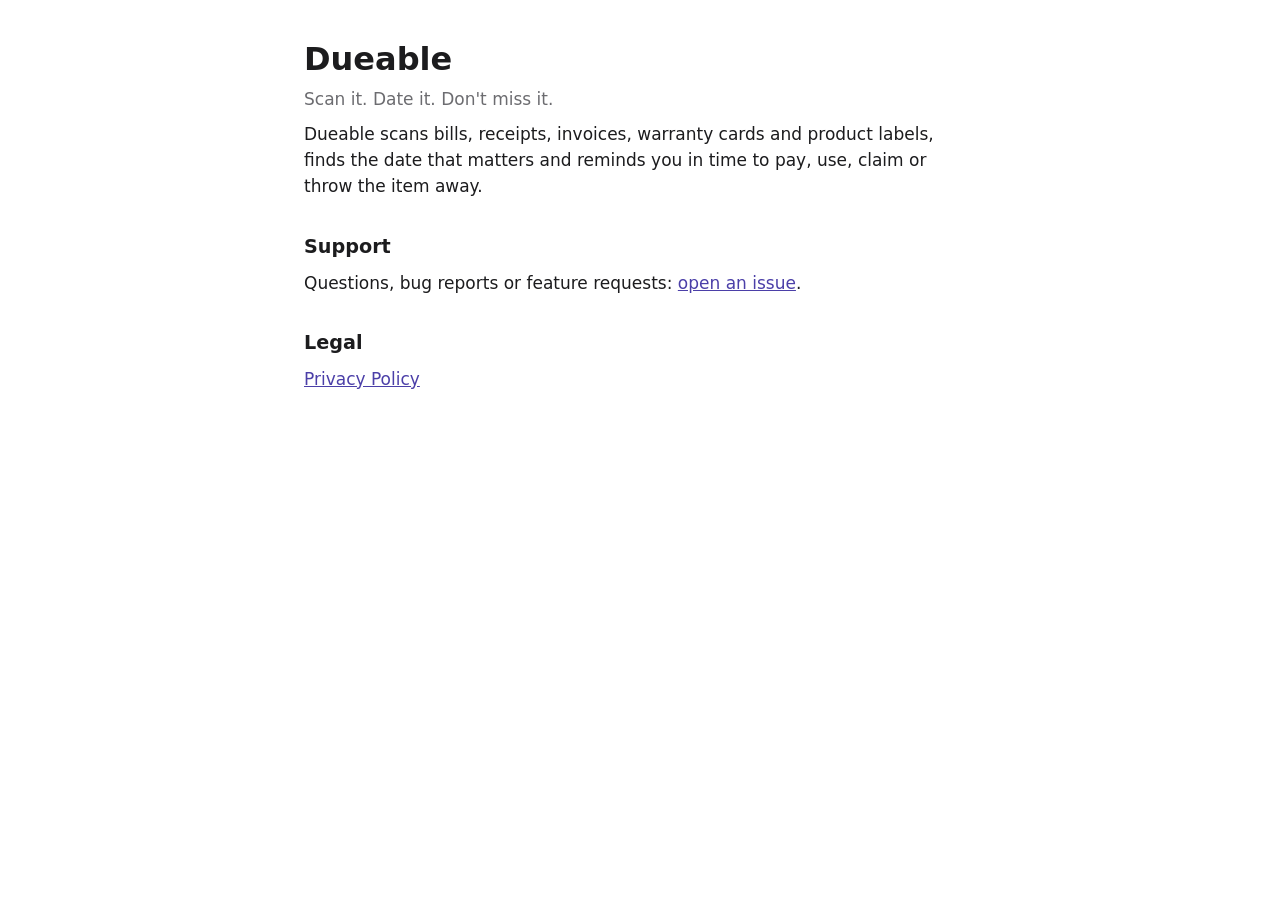
<file: index.html>
<!doctype html>
<html lang="en">
<head>
<meta charset="utf-8">
<meta name="viewport" content="width=device-width, initial-scale=1">
<title>Dueable</title>
<link rel="stylesheet" href="style.css">
</head>
<body>
<main>
<h1>Dueable</h1>
<p class="muted">Scan it. Date it. Don't miss it.</p>
<p>Dueable scans bills, receipts, invoices, warranty cards and product labels, finds the date that matters and reminds you in time to pay, use, claim or throw the item away.</p>
<h2>Support</h2>
<p>Questions, bug reports or feature requests: <a href="https://github.com/browsepedia-apps/dueable-site/issues">open an issue</a>.</p>
<h2>Legal</h2>
<p><a href="privacy/">Privacy Policy</a></p>
</main>
</body>
</html>
</file>
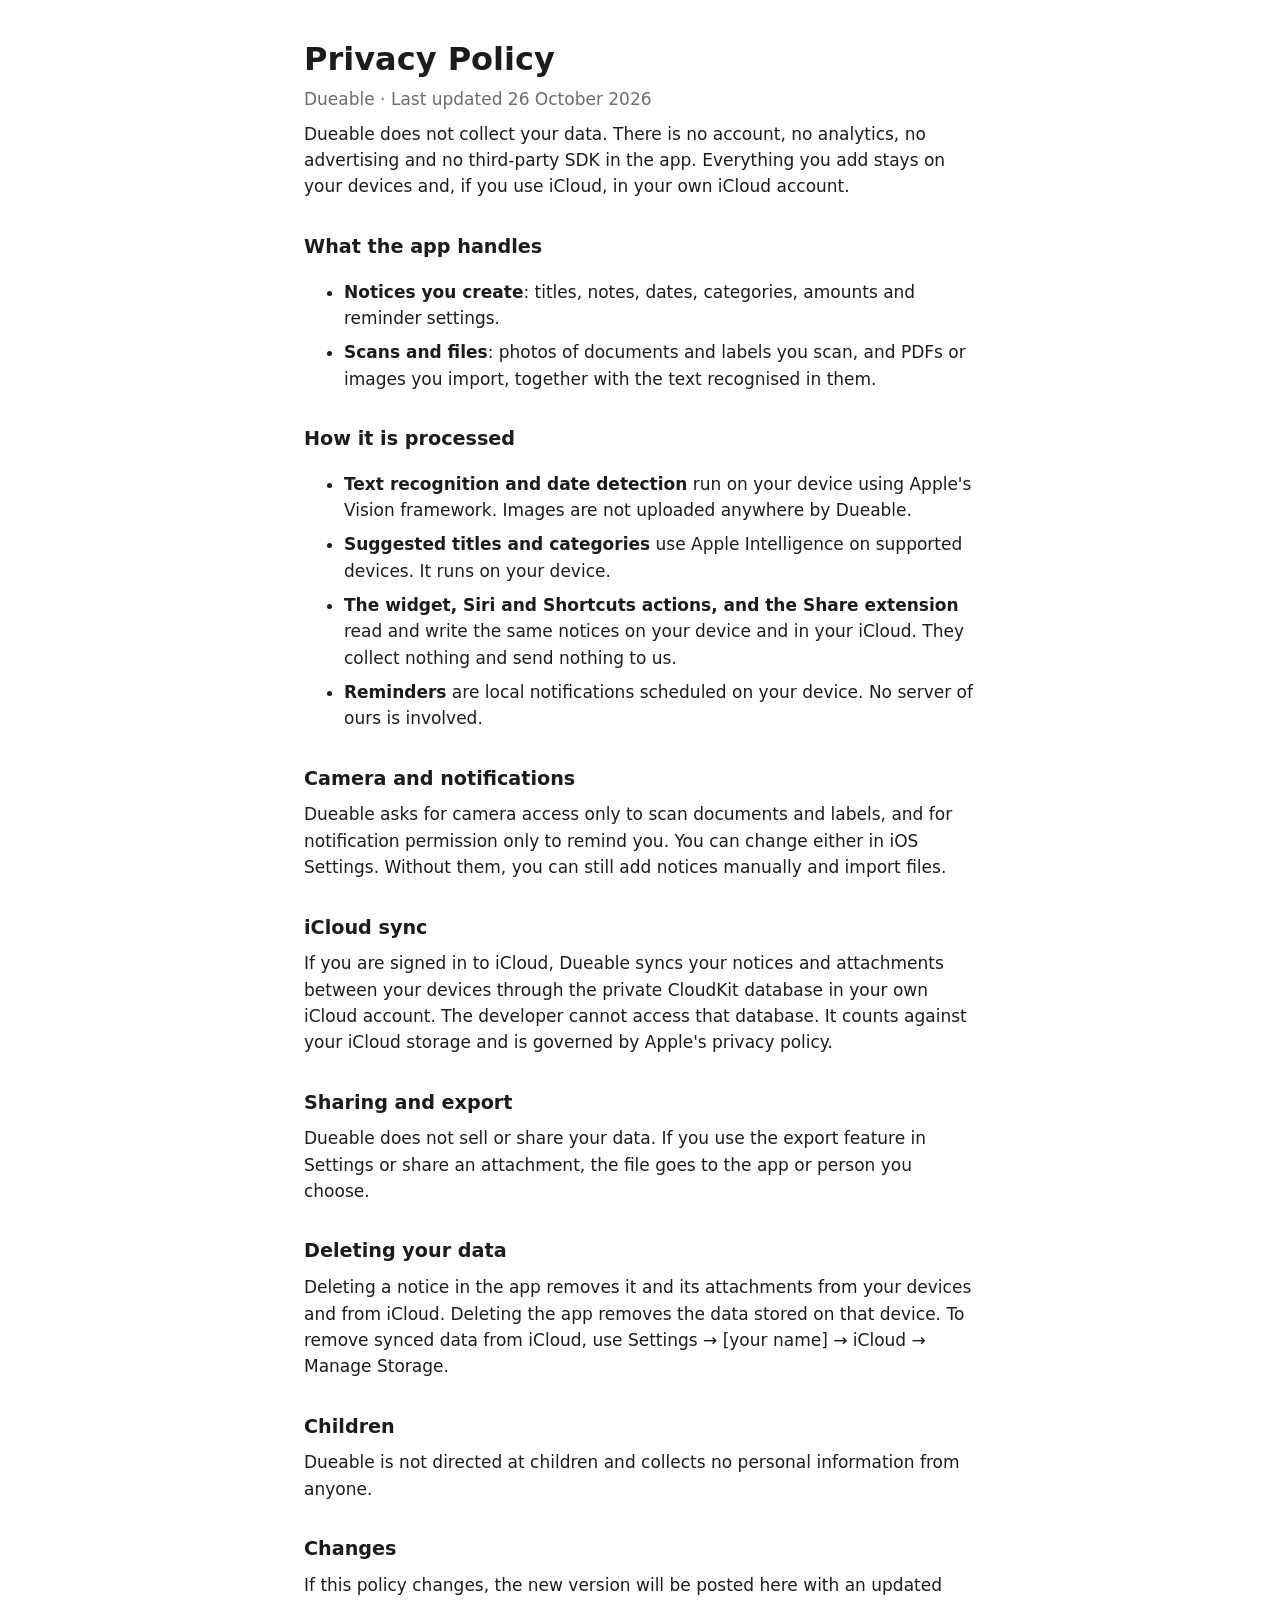
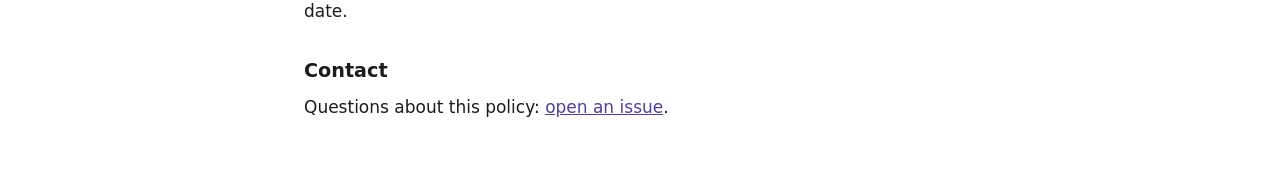
<file: privacy/index.html>
<!doctype html>
<html lang="en">
<head>
<meta charset="utf-8">
<meta name="viewport" content="width=device-width, initial-scale=1">
<title>Dueable Privacy Policy</title>
<link rel="stylesheet" href="../style.css">
</head>
<body>
<main>
<h1>Privacy Policy</h1>
<p class="muted">Dueable &middot; Last updated 26 October 2026</p>

<p>Dueable does not collect your data. There is no account, no analytics, no advertising and no third-party SDK in the app. Everything you add stays on your devices and, if you use iCloud, in your own iCloud account.</p>

<h2>What the app handles</h2>
<ul>
<li><strong>Notices you create</strong>: titles, notes, dates, categories, amounts and reminder settings.</li>
<li><strong>Scans and files</strong>: photos of documents and labels you scan, and PDFs or images you import, together with the text recognised in them.</li>
</ul>

<h2>How it is processed</h2>
<ul>
<li><strong>Text recognition and date detection</strong> run on your device using Apple's Vision framework. Images are not uploaded anywhere by Dueable.</li>
<li><strong>Suggested titles and categories</strong> use Apple Intelligence on supported devices. It runs on your device.</li>
<li><strong>The widget, Siri and Shortcuts actions, and the Share extension</strong> read and write the same notices on your device and in your iCloud. They collect nothing and send nothing to us.</li>
<li><strong>Reminders</strong> are local notifications scheduled on your device. No server of ours is involved.</li>
</ul>

<h2>Camera and notifications</h2>
<p>Dueable asks for camera access only to scan documents and labels, and for notification permission only to remind you. You can change either in iOS Settings. Without them, you can still add notices manually and import files.</p>

<h2>iCloud sync</h2>
<p>If you are signed in to iCloud, Dueable syncs your notices and attachments between your devices through the private CloudKit database in your own iCloud account. The developer cannot access that database. It counts against your iCloud storage and is governed by Apple's privacy policy.</p>

<h2>Sharing and export</h2>
<p>Dueable does not sell or share your data. If you use the export feature in Settings or share an attachment, the file goes to the app or person you choose.</p>

<h2>Deleting your data</h2>
<p>Deleting a notice in the app removes it and its attachments from your devices and from iCloud. Deleting the app removes the data stored on that device. To remove synced data from iCloud, use Settings &rarr; [your name] &rarr; iCloud &rarr; Manage Storage.</p>

<h2>Children</h2>
<p>Dueable is not directed at children and collects no personal information from anyone.</p>

<h2>Changes</h2>
<p>If this policy changes, the new version will be posted here with an updated date.</p>

<h2>Contact</h2>
<p>Questions about this policy: <a href="https://github.com/browsepedia-apps/dueable-site/issues">open an issue</a>.</p>
</main>
</body>
</html>
</file>
<file: style.css>
:root{color-scheme:light dark;--bg:#fff;--fg:#1c1c1e;--muted:#6c6c70;--accent:#241b4b;--link:#4b3fa8}
@media(prefers-color-scheme:dark){:root{--bg:#1a1530;--fg:#f2f2f7;--muted:#a1a1aa;--link:#b7aef5}}
body{margin:0;background:var(--bg);color:var(--fg);font:17px/1.55 -apple-system,BlinkMacSystemFont,"SF Pro Text",system-ui,sans-serif}
main{max-width:42rem;margin:0 auto;padding:2.5rem 1.25rem 4rem}
h1{font-size:2rem;line-height:1.2;margin:0 0 .25rem}h2{font-size:1.2rem;margin:2rem 0 .5rem}
p,li{margin:.5rem 0}.muted{color:var(--muted)}a{color:var(--link)}
</file>
